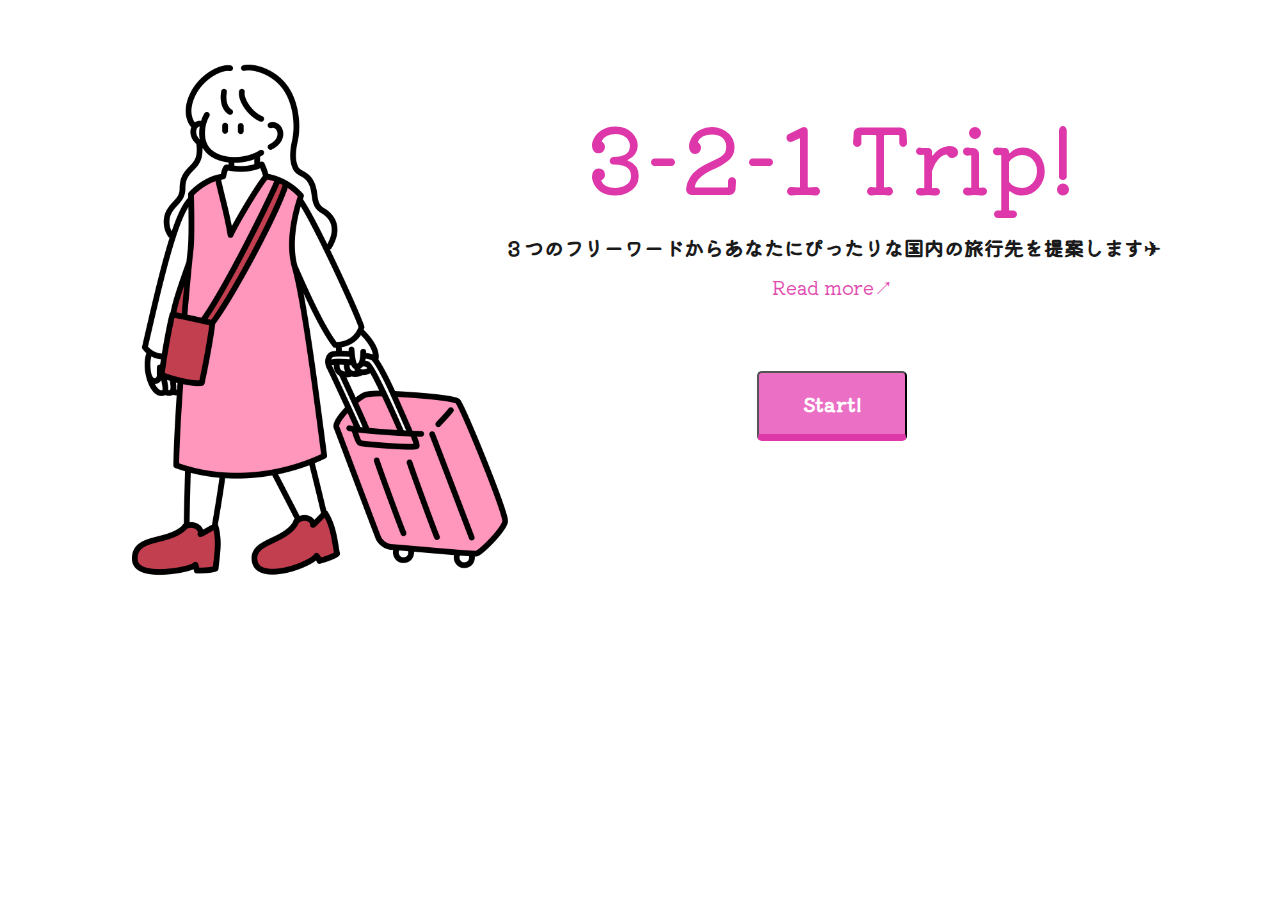
<file: templates/index.html>
<!doctype html>
<html lang="ja">

<head>
    <title>3-2-1 Trip!</title>
    <meta charset="utf-8" />
    <link rel=stylesheet href="../static/index.css"><!-- cssファイルの読み込み -->
    <link rel="preconnect" href="https://fonts.googleapis.com">
    <link rel="preconnect" href="https://fonts.gstatic.com" crossorigin>
    <link href="https://fonts.googleapis.com/css2?family=Kiwi+Maru:wght@500&family=Monomaniac+One&display=swap" rel="stylesheet">

</head>

<body>

    <section id="title-block">
        <b>3-2-1 Trip!</b>
    </section>

    <section id="about">
        <h1>３つのフリーワードからあなたにぴったりな国内の旅行先を提案します✈</h1>
        <form action = "/about" method="post" enctype="multipart/form-data">
            <input type="submit" value="Read more↗" class="about-page">
        </form><br><br>
    </section>

    <section id="button">
        <br><br>
        <form action = "/input" method="post" enctype="multipart/form-data">
            <input type="submit" value="Start!" class="start">
        </form>
    </section>
</body>

</html>
</file>
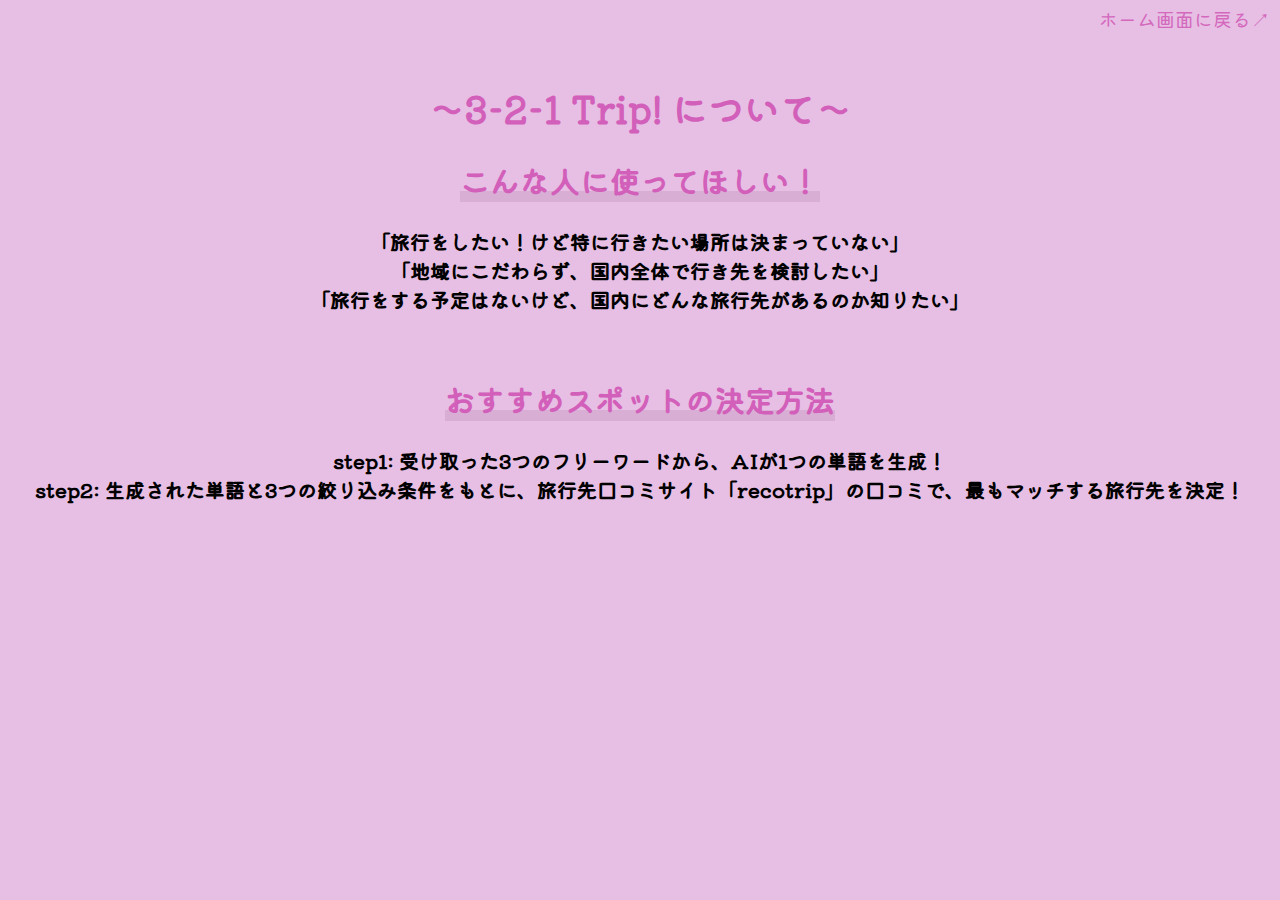
<file: templates/about.html>
<!doctype html>
<html lang="ja">

<head>
    <title>about</title>
    <meta charset="utf-8" />
    <link rel=stylesheet href="../static/about.css"><!-- cssファイルの読み込み -->
    <link rel="preconnect" href="https://fonts.googleapis.com">
    <link rel="preconnect" href="https://fonts.gstatic.com" crossorigin>
    <link href="https://fonts.googleapis.com/css2?family=Kiwi+Maru:wght@500&family=Monomaniac+One&display=swap" rel="stylesheet">

</head>

<body>
    <header>
        <form action = "/" method="post" enctype="multipart/form-data">
        <input type="submit" value="ホーム画面に戻る↗" class="to-home">
        </form>
    </header>
    
    <section id="page-title">
        <h1>～3-2-1 Trip! について～</h1>
    </section>

    <section id="about">
        <h2><b>こんな人に使ってほしい！</b></h2>
        <p><b>「旅行をしたい！けど特に行きたい場所は決まっていない」
        <br>
        「地域にこだわらず、国内全体で行き先を検討したい」
        <br>
        「旅行をする予定はないけど、国内にどんな旅行先があるのか知りたい」
        </b></p>
        <br>
        <h2><b>おすすめスポットの決定方法</b></h2>
        <p><b>step1: 受け取った3つのフリーワードから、AIが1つの単語を生成！
        <br>
        step2: 生成された単語と3つの絞り込み条件をもとに、旅行先口コミサイト「recotrip」の口コミで、最もマッチする旅行先を決定！</b></p>
    </section>

</body>

</html>
</file>
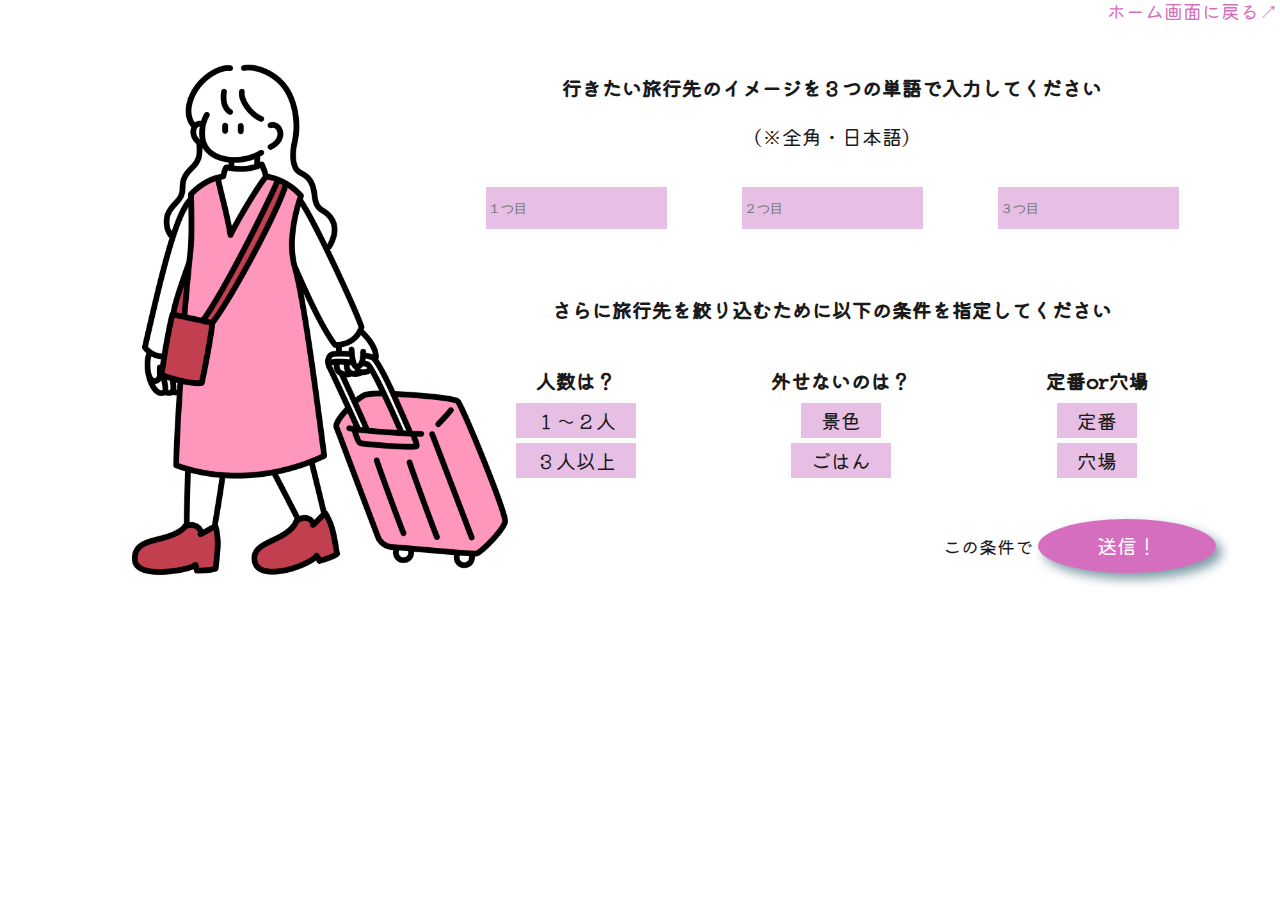
<file: templates/input.html>
<!doctype html>
<html lang="ja">

<head>
    <title>入力画面</title>
    <meta charset="utf-8" />
    <link rel=stylesheet href="../static/input.css"><!-- cssファイルの読み込み -->
    <link rel=stylesheet href="../static/index.css"><!-- cssファイルの読み込み -->
    <link rel="preconnect" href="https://fonts.googleapis.com">
    <link rel="preconnect" href="https://fonts.gstatic.com" crossorigin>
    <link href="https://fonts.googleapis.com/css2?family=Kiwi+Maru:wght@500&family=Monomaniac+One&display=swap" rel="stylesheet">
    <script type="text/javascript" src="input.js"></script>
</head>

<body>
    <header>
        <form action = "/" method="post" enctype="multipart/form-data">
        <input type="submit" value="ホーム画面に戻る↗" class="to-home">
        </form>
    </header>

    <form action = "/result" method="post" enctype="multipart/form-data">

        <section id="word-input">
            <h2 class="message1">
                行きたい旅行先のイメージを３つの単語で入力してください
            </h2>
            <p class="note">
                (※全角・日本語)
            </p>
            <div class="word-container">
                <p class="input-text">
                    <label for="word_1"></label>
                    <input type="text" name="word_1" placeholder="１つ目" onkeyup="this.setAttribute('value', this.value);" value=""/ class="text" autocomplete="off" required>
                </p>
                <p class="input-text">
                    <label for="word_2"></label>
                    <input type="text" name="word_2" placeholder="２つ目" onkeyup="this.setAttribute('value', this.value);" value=""/ class="text" autocomplete="off" required>
                </p>
                <p class="input-text">
                    <label for="word_3"></label>
                    <input type="text" name="word_3" placeholder="３つ目" onkeyup="this.setAttribute('value', this.value);" value=""/ class="text" autocomplete="off" required>
                </p>
            </div>
        </section>

        <section id="select">
            <h2 class="message2">
                さらに旅行先を絞り込むために以下の条件を指定してください
            </h2>
            <div class="select-button">
                <p class="radio-button">
                    <b>人数は？</b>
                    <br>
                    <input type="radio" id="r1" name="radio1" value="１～２人" required class="r-button">
                    <label for="r1">１～２人</label>
                    <br>
                    <input type="radio" id="r2" name="radio1" value="３人以上" class="r-button">
                    <label for="r2">３人以上</label>
                </p>
                <p class="radio-button">
                    <b>外せないのは？</b>
                    <br>
                    <input type="radio" id="r3" name="radio2" value="景色" required class="r-button">
                    <label for="r3">景色</label>
                    <br>
                    <input type="radio" id="r4" name="radio2" value="ごはん" class="r-button">
                    <label for="r4">ごはん</label>
                </p>
                <p class="radio-button">
                    <b>定番or穴場</b>
                    <br>
                    <input type="radio" id="r5" name="radio3" value="定番" required class="r-button">
                    <label for="r5">定番</label>
                    <br>
                    <input type="radio" id="r6" name="radio3" value="穴場" class="r-button">
                    <label for="r6">穴場</label>
                </p>
            </div>
        </section>

        <section id="send-button">
            <p>この条件で  <input type="submit" value="送信！" class="send"></p>
        </section>
    </form>

    <footer></footer>
</body>

</html>
</file>
<file: static/index.css>
body {
    background-image: url("images/odekake.png");
    background-size: 50%;
    background-position: left top;
    background-repeat: no-repeat, no-repeat;
    margin: 0;
    padding: 0;
    
}

#title-block {
    /* background-image: url("images/odekake.png");
    background-size: cover;
    background-position: center center; */
    /* height: 550px; */
    width: 100%;
    display: flex;
    justify-content: center;
    text-align: center;
    margin-right: 0;
    margin-left: auto;
    width: 70%;
}

#title-block b {
    /* 3-2-1 Trip ! */
    /* top: 140px; */
    padding-top: 90px;
    font-family: 'Kiwi Maru', serif;
    font-style: normal;
    font-weight: 500;
    font-size: 90px;
    color: #de37a9;
    animation-name: fade;
    animation-duration: 2s;
}

@keyframes fade{
    0%{
    opacity: 0;
    }
    100%{
    opacity: 1;
    }
}

#about {
    /* ３つのフリーワードからあなたにぴったりな国内の旅行先を提案します */
    /* background-color: #FFFFFF; */
    text-align: center;
    /* padding-top: 20px;
    padding-bottom: 20px;
    margin-bottom: 10px; */
    margin-right: 0;
    margin-left: auto;
    width: 70%;
}

h1 {
    /* ３つのフリーワードからあなたにぴったりな国内の旅行先を提案します */
    text-align: center;
    font-family: 'Kiwi Maru', serif;
    font-style: normal;
    font-size: 20px;
    color: #1a1a1a;
    animation-name: fade;
    animation-duration: 2s;
}

#button {
    /* Start */
    justify-content: center;
    text-align: center;
    margin-right: 0;
    margin-left: auto;
    width: 70%;
    animation-name: fade;
    animation-duration: 2s;
}

.about-page {
    display       : inline-block;
    font-size     : 14pt;        /* 文字サイズ */
    text-align    : center;      /* 文字位置   */
    font-family   : 'Kiwi Maru', serif;
    cursor        : pointer;     /* カーソル   */
    padding       : 2px 2px;   /* 余白       */
    background    : #FFFFFF;     /* 背景色     */
    color         : #de37a9;     /* 文字色     */
    line-height   : 1em;         /* 1行の高さ  */
    opacity       : 0.9;         /* 透明度     */
    transition    : .3s;         /* なめらか変化 */
    border        : none;
    animation-name: fade;
    animation-duration: 2s;
}

.start {
    display: block;
	text-align: center;
	/* vertical-align: middle; */
	/* text-decoration: none; */
    font-family   : 'Kiwi Maru', serif;
    font-size: 20px;
	width: 150px;
	margin: auto;
	padding: 1rem 1rem;
	font-weight: bold;
	border-radius: 0.3rem;
	border-bottom: 7px solid #de37a9;
	background: #ea6fc5;
	color: #fff;
}

.start:hover {
    margin-top: 6px;
	border-bottom: 1px solid #0686b2;
	color: #fff;
}
</file>
<file: static/about.css>
header {
    text-align: right;
}

.to-home {
    display       : inline-block;
    font-size     : 14pt;        /* 文字サイズ */
    font-family: 'Kiwi Maru', serif;
    cursor        : pointer;     /* カーソル   */
    padding       : 2px 2px;   /* 余白       */
    background    : #e7bee4;     /* 背景色     */
    color         : #d25fb9;     /* 文字色     */
    line-height   : 1em;         /* 1行の高さ  */
    opacity       : 0.9;         /* 透明度     */
    transition    : .3s;         /* なめらか変化 */
    border        : none;
}

body {
    background-color: #e7bee4;
}

#page-title {
    text-align: center;
    
}

#page-title h1 {
    font-family: 'Kiwi Maru', serif;
    color: #d25fb9;
    margin-top: 50px;
    font-size: 36px;
}

#about h2 {
    font-family: 'Kiwi Maru', serif;
    color: #d25fb9;
    font-size: 30px;
    
}

#about h2 b {
    background: linear-gradient(transparent 75%, #d8aed5 20%);
}

#about p {
    font-family: 'Kiwi Maru', serif;
    color: #000000;
    font-size: 20px;
}


#about {
    text-align: center;
}
</file>
<file: static/input.css>
body {
    margin: 0px;
    display:flex;
  	flex-direction:column;
 	min-height: 100vh;
}

main{
     	flex: 1;
}

header {
    width: 100%;
    text-align: right;
}

.to-home {
    display       : inline-block;
    font-size     : 14pt;        /* 文字サイズ */
    font-family: 'Kiwi Maru', serif;
    cursor        : pointer;     /* カーソル   */
    padding       : 2px 2px;   /* 余白       */
    background    : #ffffff;     /* 背景色     */
    color         : #d25fb9;     /* 文字色     */
    line-height   : 1em;         /* 1行の高さ  */
    opacity       : 0.9;         /* 透明度     */
    transition    : .3s;         /* なめらか変化 */
    border        : none;
}

#word-input {
    margin-top: 50px;
    margin-bottom: 50px;
    text-align: center;
    margin-right: 5%;
    margin-left: auto;
    width: 60%;
}

.word-container {
    position: relative;
    display: flex;
    justify-content: space-around;
    flex-direction: row;
    align-items: center;
}

#word-input input {
    display: block;
    margin:0 auto 0;
}

.message1 {
    font-family: 'Kiwi Maru', serif;
    font-size: 20px;
    color: #1a1a1a;
}

.note {
    font-family: 'Kiwi Maru', serif;
    font-size: 20px;
    color: #1a1a1a;
}

.input-text .text {
    background-color: #e7bee4;
    color: #931366;
    height: 40px;
    border: none;
}

.input-text > input.text:focus {
    outline:groove 2px #931366;
}

#select {
    text-align: center;
    margin-right: 5%;
    margin-left: auto;
    width: 60%;

}

.message2 {
    font-family: 'Kiwi Maru', serif;
    font-size: 20px;
    color: #1a1a1a;
}

.select-button {
    display: flex;
    justify-content: space-around;
    flex-direction: row;
    align-items: center;
}

.select-button p {
    font-family: 'Kiwi Maru', serif;
    font-size: 20px;
    color: #1a1a1a;
}

.radio-button b {
    margin-bottom: 10px;
}

.radio-button {
    line-height: 40px;
}

.r-button {
    display: none;
    /* margin: 10px; */
    box-shadow: 10px 10px 15px -10px gray inset;
}
.radio-button label {
    background-color: #e7bee4;
    padding: 3px 20px;
}
.r-button:checked + label {
    background-color: #d25fb9;
}

#send-button {
    text-align: right;
    margin-right: 5%;
    margin-left: auto;
    width: 60%;
}

#send-button p {
    font-family: 'Kiwi Maru', serif;
    font-size: 18px;
    color: #1a1a1a;
}

.send {
    display       : inline-block;
    border-radius : 50%;          /* 角丸       */
    font-size     : 15pt;        /* 文字サイズ */
    text-align    : center;      /* 文字位置   */
    font-family: 'Kiwi Maru', serif;
    /*cursor        : pointer;     /* カーソル   */
    padding       : 17px 59px;   /* 余白       */
    background    : #d25fb9;     /* 背景色     */
    color         : #ffffff;     /* 文字色     */
    line-height   : 1em;         /* 1行の高さ  */
    opacity       : 0.9;         /* 透明度     */
    transition    : .3s;         /* なめらか変化 */
    box-shadow    : 6px 6px 11px #72919e;  /* 影の設定 */
    border        : none;
}

.send:hover {
    box-shadow    : none;        /* カーソル時の影消去 */
    opacity       : 1;           /* カーソル時透明度 */
}

footer {
    width: 100%;
    position: absolute;
    bottom: 0; /*下に固定*/
}
</file>
